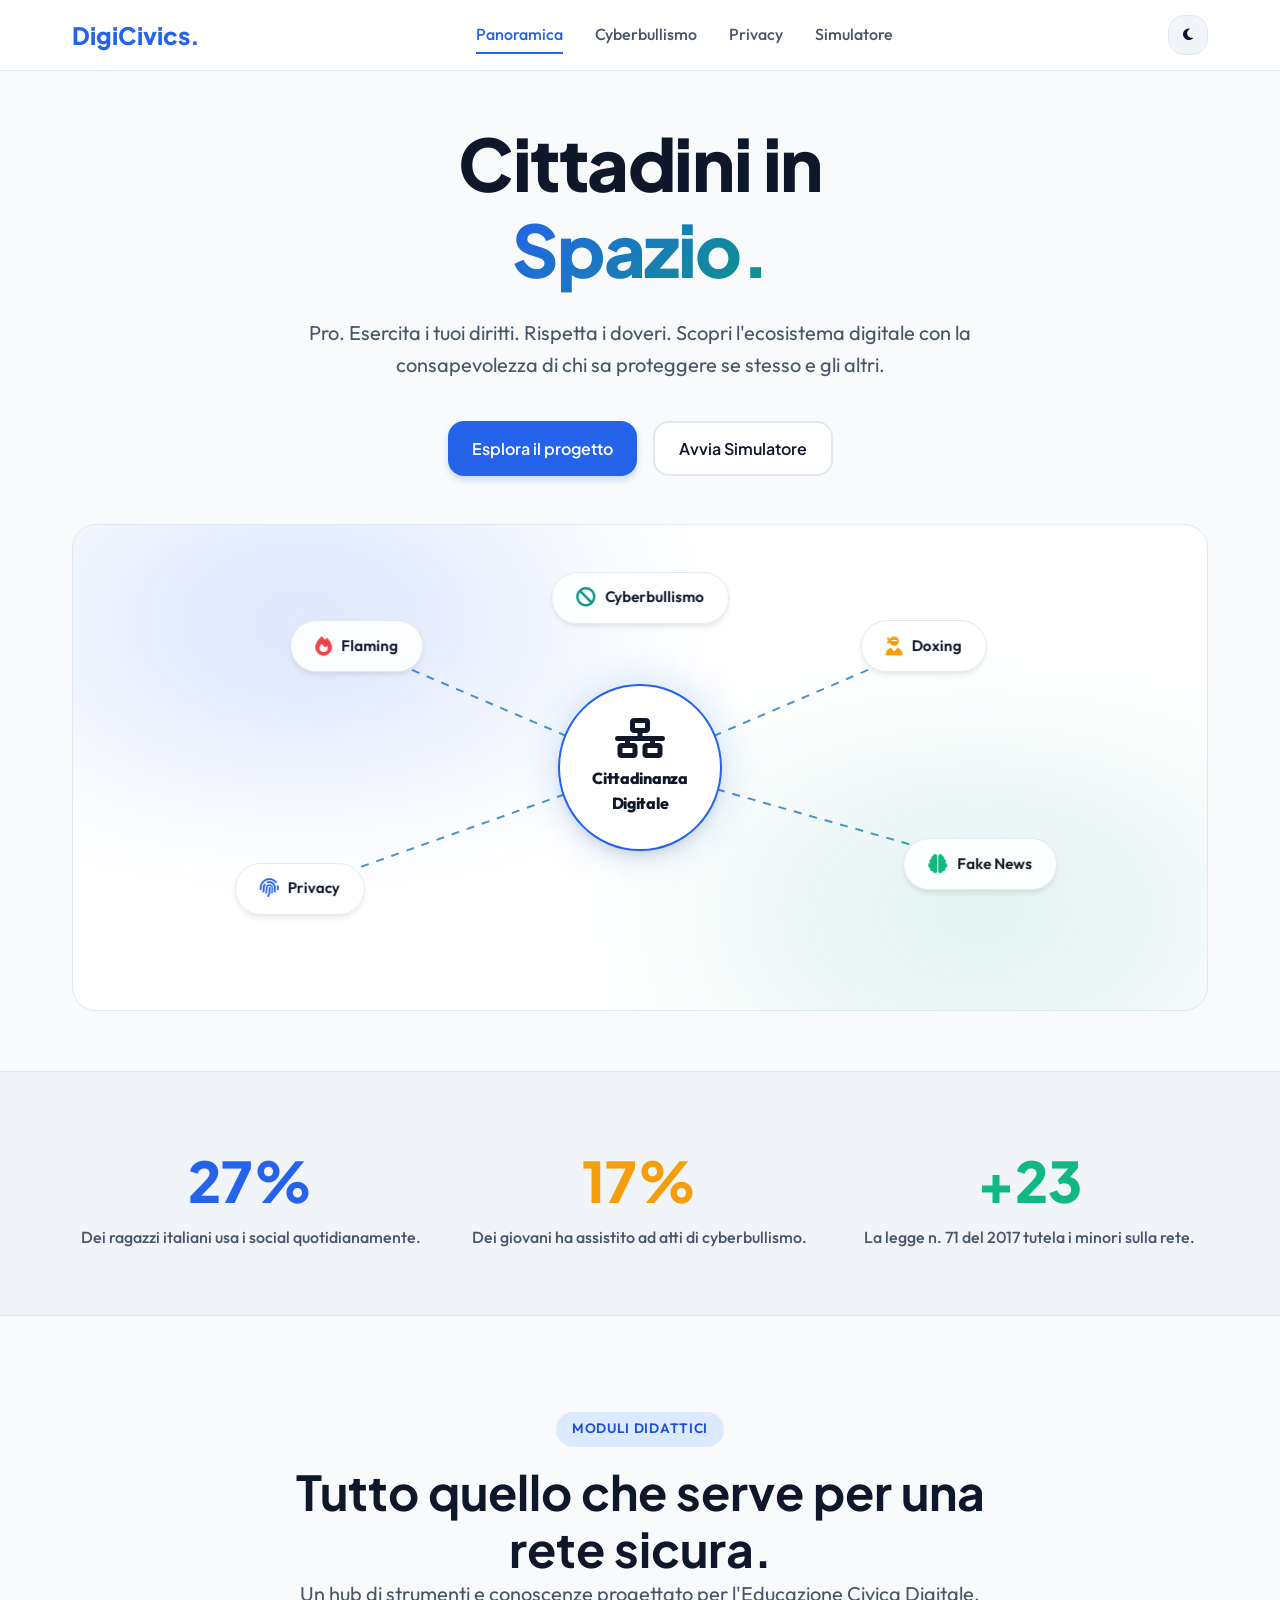
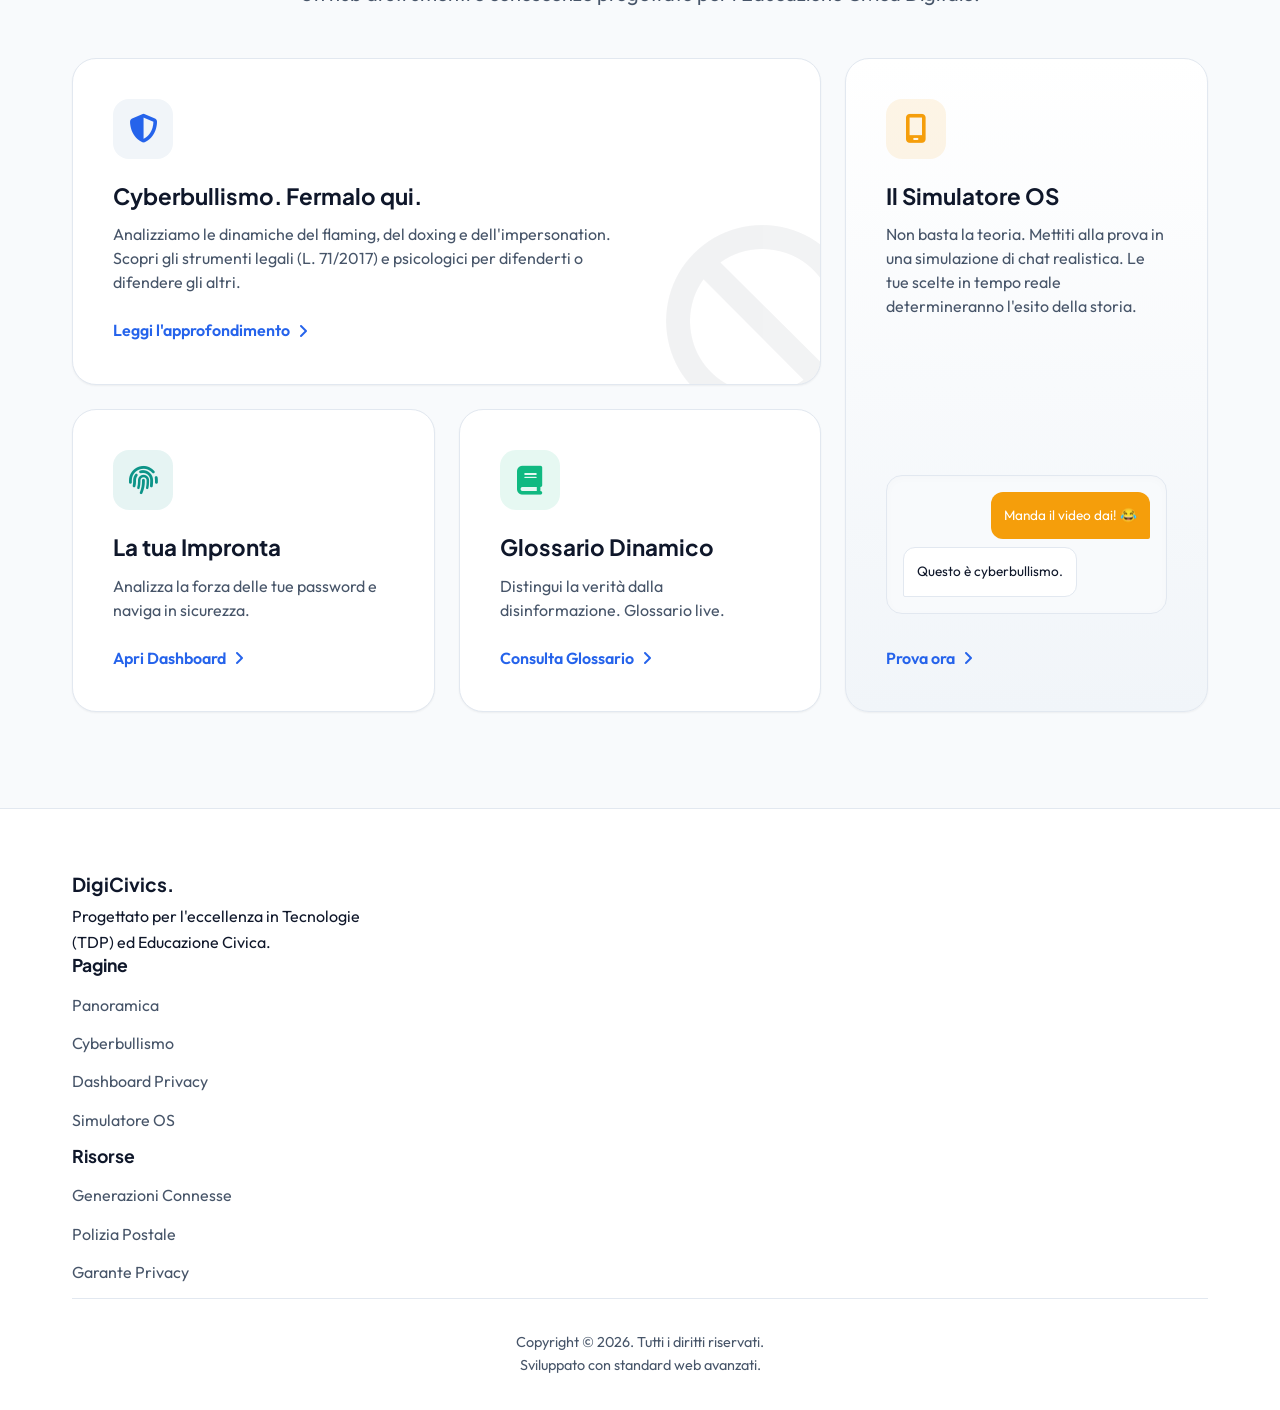
<file: index.html>
<!DOCTYPE html>
<html lang="it">
<head>
    <meta charset="UTF-8">
    <meta name="viewport" content="width=device-width, initial-scale=1.0">
    <title>DigiCivics | Intelligenza Digitale</title>
    <link rel="stylesheet" href="css/style.css">
    <link rel="stylesheet" href="https://cdnjs.cloudflare.com/ajax/libs/font-awesome/6.4.0/css/all.min.css">
</head>
<body>

    <nav class="navbar" id="navbar">
        <div class="container nav-container">
            <a href="index.html" class="logo">DigiCivics.</a>
            
            <ul class="nav-menu hidden-mobile" id="nav-menu">
                <li><a href="index.html" class="nav-link active">Panoramica</a></li>
                <li><a href="cyberbullismo.html" class="nav-link">Cyberbullismo</a></li>
                <li><a href="tools.html" class="nav-link">Privacy</a></li>
                <li><a href="simulator.html" class="nav-link">Simulatore</a></li>
            </ul>

            <div style="display: flex; align-items: center; gap: 1rem;">
                <button class="theme-toggle" id="theme-toggle" aria-label="Cambia tema">
                    <i class="fa-solid fa-moon"></i>
                </button>
                <button class="hamburger" id="hamburger" aria-label="Menu" style="display: none; background: none; border: none; color: var(--text-main); font-size: 1.5rem; cursor: pointer;">
                    <i class="fa-solid fa-bars"></i>
                </button>
            </div>
        </div>
    </nav>

    <main>
        <!-- HERO SECTION -->
        <section class="hero">
            <div class="hero-bg"></div>
            
            <div class="container hero-content">
                <h1 class="title-hero reveal">Cittadini in <br><span class="text-gradient" id="typewriter">Rete.</span></h1>
                <p class="subtitle reveal delay-1" style="margin-top: 1.5rem; max-width: 700px; margin-inline: auto;">
                    Pro. Esercita i tuoi diritti. Rispetta i doveri. Scopri l'ecosistema digitale con la consapevolezza di chi sa proteggere se stesso e gli altri.
                </p>
                
                <div class="reveal delay-2" style="margin-top: 2.5rem; display: flex; gap: 1rem; justify-content: center;">
                    <a href="#bento" class="btn btn-primary">Esplora il progetto</a>
                    <a href="simulator.html" class="btn btn-outline">Avvia Simulatore</a>
                </div>
            </div>
            
            <!-- Hero Graphic Abstract (Mind Map) -->
            <div class="container hero-media reveal delay-3">
                <style>
                    .anim-line {
                        stroke-dasharray: 8, 8;
                        animation: marchingAnts 30s linear infinite;
                    }
                    @keyframes marchingAnts {
                        to { stroke-dashoffset: -1000; }
                    }
                    .map-node {
                        position: absolute;
                        z-index: 2;
                        background: var(--glass-bg);
                        backdrop-filter: blur(12px);
                        -webkit-backdrop-filter: blur(12px);
                        padding: 0.8rem 1.5rem;
                        border-radius: var(--radius-full);
                        border: 1px solid var(--border-color);
                        box-shadow: var(--shadow-md);
                        display: flex;
                        align-items: center;
                        gap: 0.6rem;
                        transition: transform 0.3s cubic-bezier(0.165, 0.84, 0.44, 1), box-shadow 0.3s;
                        cursor: default;
                    }
                    .map-node:hover {
                        transform: translate(-50%, -50%) scale(1.1) !important;
                        box-shadow: var(--shadow-lg);
                        border-color: var(--primary);
                    }
                    /* Custom positioning for nodes via inline styles, but keeping transform to center them */
                </style>
                <div style="aspect-ratio: 21/9; background: var(--bg-surface); border-radius: var(--radius-lg); display: flex; align-items: center; justify-content: center; overflow: hidden; position: relative; border: 1px solid var(--border-color);">
                    <!-- Apple-like abstract gradients -->
                    <div style="position: absolute; width: 60%; height: 60%; background: radial-gradient(circle, var(--primary), transparent); filter: blur(80px); opacity: 0.2; top: -10%; left: -10%;"></div>
                    <div style="position: absolute; width: 60%; height: 60%; background: radial-gradient(circle, var(--secondary), transparent); filter: blur(80px); opacity: 0.15; bottom: -10%; right: -10%;"></div>
                    
                    <!-- SVG Lines connecting nodes -->
                    <svg style="position: absolute; top: 0; left: 0; width: 100%; height: 100%; z-index: 1; pointer-events: none;">
                        <defs>
                            <linearGradient id="grad1" x1="0%" y1="0%" x2="100%" y2="100%">
                                <stop offset="0%" style="stop-color:var(--primary);stop-opacity:0.8" />
                                <stop offset="100%" style="stop-color:var(--secondary);stop-opacity:0.8" />
                            </linearGradient>
                        </defs>
                        <!-- Lines drawn from Center (50,50) to the nodes -->
                        <line x1="50%" y1="50%" x2="25%" y2="25%" stroke="url(#grad1)" stroke-width="2" class="anim-line"/>
                        <line x1="50%" y1="50%" x2="75%" y2="25%" stroke="url(#grad1)" stroke-width="2" class="anim-line"/>
                        <line x1="50%" y1="50%" x2="80%" y2="70%" stroke="url(#grad1)" stroke-width="2" class="anim-line"/>
                        <line x1="50%" y1="50%" x2="20%" y2="75%" stroke="url(#grad1)" stroke-width="2" class="anim-line"/>
                        <line x1="50%" y1="50%" x2="50%" y2="15%" stroke="url(#grad1)" stroke-width="2" class="anim-line"/>
                    </svg>

                    <!-- Center Node -->
                    <div style="position: absolute; z-index: 3; display: flex; flex-direction: column; align-items: center; justify-content: center; background: var(--bg-surface); padding: 2rem; border-radius: 50%; box-shadow: var(--shadow-lg), 0 0 40px rgba(0,113,227,0.2); border: 2px solid var(--primary); animation: pulseGlow 4s infinite alternate; text-align: center;">
                        <i class="fa-solid fa-network-wired" style="font-size: 2.5rem; color: var(--text-main); margin-bottom: 0.5rem;"></i>
                        <span style="font-weight: 800; font-size: 1rem; color: var(--text-main); letter-spacing: -0.02em;">Cittadinanza<br>Digitale</span>
                    </div>

                    <!-- Surrounding Nodes -->
                    <div class="map-node" style="top: 25%; left: 25%; transform: translate(-50%, -50%);">
                        <i class="fa-solid fa-fire" style="color: var(--danger); font-size: 1.2rem;"></i> <span style="font-weight: 600; font-size: 0.95rem; color: var(--text-main);">Flaming</span>
                    </div>

                    <div class="map-node" style="top: 25%; left: 75%; transform: translate(-50%, -50%);">
                        <i class="fa-solid fa-user-ninja" style="color: var(--warning); font-size: 1.2rem;"></i> <span style="font-weight: 600; font-size: 0.95rem; color: var(--text-main);">Doxing</span>
                    </div>

                    <div class="map-node" style="top: 70%; left: 80%; transform: translate(-50%, -50%);">
                        <i class="fa-solid fa-brain" style="color: var(--success); font-size: 1.2rem;"></i> <span style="font-weight: 600; font-size: 0.95rem; color: var(--text-main);">Fake News</span>
                    </div>

                    <div class="map-node" style="top: 75%; left: 20%; transform: translate(-50%, -50%);">
                        <i class="fa-solid fa-fingerprint" style="color: var(--primary); font-size: 1.2rem;"></i> <span style="font-weight: 600; font-size: 0.95rem; color: var(--text-main);">Privacy</span>
                    </div>

                    <div class="map-node" style="top: 15%; left: 50%; transform: translate(-50%, -50%);">
                        <i class="fa-solid fa-ban" style="color: var(--secondary); font-size: 1.2rem;"></i> <span style="font-weight: 600; font-size: 0.95rem; color: var(--text-main);">Cyberbullismo</span>
                    </div>

                </div>
            </div>
        </section>

        <!-- STATS SECTION -->
        <section class="section stats-section" style="background: var(--bg-surface-alt); padding: 4rem 0; border-top: 1px solid var(--border-color); border-bottom: 1px solid var(--border-color);">
            <div class="container">
                <div style="display: grid; grid-template-columns: repeat(auto-fit, minmax(200px, 1fr)); gap: 2rem; text-align: center;">
                    <div class="reveal delay-1">
                        <div style="font-size: 3.5rem; font-weight: 800; color: var(--primary); font-family: var(--font-heading); display: flex; align-items: center; justify-content: center;">
                            <span class="counter" data-target="85">0</span>%
                        </div>
                        <p style="color: var(--text-muted); font-weight: 500;">Dei ragazzi italiani usa i social quotidianamente.</p>
                    </div>
                    <div class="reveal delay-2">
                        <div style="font-size: 3.5rem; font-weight: 800; color: var(--warning); font-family: var(--font-heading); display: flex; align-items: center; justify-content: center;">
                            <span class="counter" data-target="54">0</span>%
                        </div>
                        <p style="color: var(--text-muted); font-weight: 500;">Dei giovani ha assistito ad atti di cyberbullismo.</p>
                    </div>
                    <div class="reveal delay-3">
                        <div style="font-size: 3.5rem; font-weight: 800; color: var(--success); font-family: var(--font-heading); display: flex; align-items: center; justify-content: center;">
                            +<span class="counter" data-target="71">0</span>
                        </div>
                        <p style="color: var(--text-muted); font-weight: 500;">La legge n. 71 del 2017 tutela i minori sulla rete.</p>
                    </div>
                </div>
            </div>
        </section>

        <!-- BENTO GRID SECTION -->
        <section id="bento" class="section">
            <div class="container">
                <div class="section-header reveal">
                    <span class="pill">Moduli Didattici</span>
                    <h2 class="title-xl">Tutto quello che serve per una rete sicura.</h2>
                    <p class="subtitle mt-4">Un hub di strumenti e conoscenze progettato per l'Educazione Civica Digitale.</p>
                </div>

                <div class="bento-grid">
                    
                    <!-- Card 1: Large (Cyberbullismo) -->
                    <div class="bento-card bento-large reveal">
                        <div class="card-icon" style="color: var(--primary);"><i class="fa-solid fa-shield-halved"></i></div>
                        <h3 class="card-title">Cyberbullismo. Fermalo qui.</h3>
                        <p class="card-text" style="max-width: 80%;">Analizziamo le dinamiche del flaming, del doxing e dell'impersonation. Scopri gli strumenti legali (L. 71/2017) e psicologici per difenderti o difendere gli altri.</p>
                        <div class="card-link-wrapper">
                            <a href="cyberbullismo.html" class="card-link">Leggi l'approfondimento <i class="fa-solid fa-angle-right"></i></a>
                        </div>
                        <i class="fa-solid fa-ban card-bg-image"></i>
                    </div>

                    <!-- Card 2: Tall (Simulator) -->
                    <div class="bento-card bento-tall reveal delay-1" style="background: linear-gradient(180deg, var(--bg-surface), var(--bg-surface-alt));">
                        <div class="card-icon" style="color: var(--warning); background: rgba(245, 158, 11, 0.1);"><i class="fa-solid fa-mobile-screen"></i></div>
                        <h3 class="card-title">Il Simulatore OS</h3>
                        <p class="card-text">Non basta la teoria. Mettiti alla prova in una simulazione di chat realistica. Le tue scelte in tempo reale determineranno l'esito della storia.</p>
                        
                        <div style="margin: 2rem 0; flex: 1; background: var(--bg-main); border-radius: var(--radius-md); border: 1px solid var(--border-color); display: flex; flex-direction: column; justify-content: center; padding: 1rem; gap: 0.5rem; box-shadow: inset 0 2px 10px rgba(0,0,0,0.02);">
                            <div style="background: var(--warning); color: white; padding: 0.8rem; border-radius: 12px; border-bottom-right-radius: 2px; align-self: flex-end; font-size: 0.85rem;">Manda il video dai! 😂</div>
                            <div style="background: var(--bg-surface); color: var(--text-main); padding: 0.8rem; border-radius: 12px; border-bottom-left-radius: 2px; align-self: flex-start; font-size: 0.85rem; border: 1px solid var(--border-color);">Questo è cyberbullismo.</div>
                        </div>

                        <div class="card-link-wrapper">
                            <a href="simulator.html" class="card-link">Prova ora <i class="fa-solid fa-angle-right"></i></a>
                        </div>
                    </div>

                    <!-- Card 3: Normal (Privacy) -->
                    <div class="bento-card reveal delay-2">
                        <div class="card-icon" style="color: var(--secondary); background: rgba(13, 148, 136, 0.1);"><i class="fa-solid fa-fingerprint"></i></div>
                        <h3 class="card-title">La tua Impronta</h3>
                        <p class="card-text">Analizza la forza delle tue password e naviga in sicurezza.</p>
                        <div class="card-link-wrapper">
                            <a href="tools.html" class="card-link">Apri Dashboard <i class="fa-solid fa-angle-right"></i></a>
                        </div>
                    </div>

                    <!-- Card 4: Normal (Fake News) -->
                    <div class="bento-card reveal delay-3">
                        <div class="card-icon" style="color: var(--success); background: rgba(16, 185, 129, 0.1);"><i class="fa-solid fa-book"></i></div>
                        <h3 class="card-title">Glossario Dinamico</h3>
                        <p class="card-text">Distingui la verità dalla disinformazione. Glossario live.</p>
                        <div class="card-link-wrapper">
                            <a href="tools.html" class="card-link">Consulta Glossario <i class="fa-solid fa-angle-right"></i></a>
                        </div>
                    </div>

                </div>
            </div>
        </section>
    </main>

    <footer class="footer">
        <div class="container">
            <div class="footer-content">
                <div>
                    <h3 style="font-size: 1.2rem; margin-bottom: 0.5rem;">DigiCivics.</h3>
                    <p style="max-width: 300px;">Progettato per l'eccellenza in Tecnologie (TDP) ed Educazione Civica.</p>
                </div>
                <div class="footer-col">
                    <h4>Pagine</h4>
                    <ul>
                        <li><a href="index.html">Panoramica</a></li>
                        <li><a href="cyberbullismo.html">Cyberbullismo</a></li>
                        <li><a href="tools.html">Dashboard Privacy</a></li>
                        <li><a href="simulator.html">Simulatore OS</a></li>
                    </ul>
                </div>
                <div class="footer-col">
                    <h4>Risorse</h4>
                    <ul>
                        <li><a href="#">Generazioni Connesse</a></li>
                        <li><a href="#">Polizia Postale</a></li>
                        <li><a href="#">Garante Privacy</a></li>
                    </ul>
                </div>
            </div>
            <div class="footer-bottom">
                <p>Copyright © 2026. Tutti i diritti riservati.</p>
                <p>Sviluppato con standard web avanzati.</p>
            </div>
        </div>
    </footer>

    <script src="js/main.js"></script>
    <script src="js/home.js"></script>
</body>
</html>
</file>
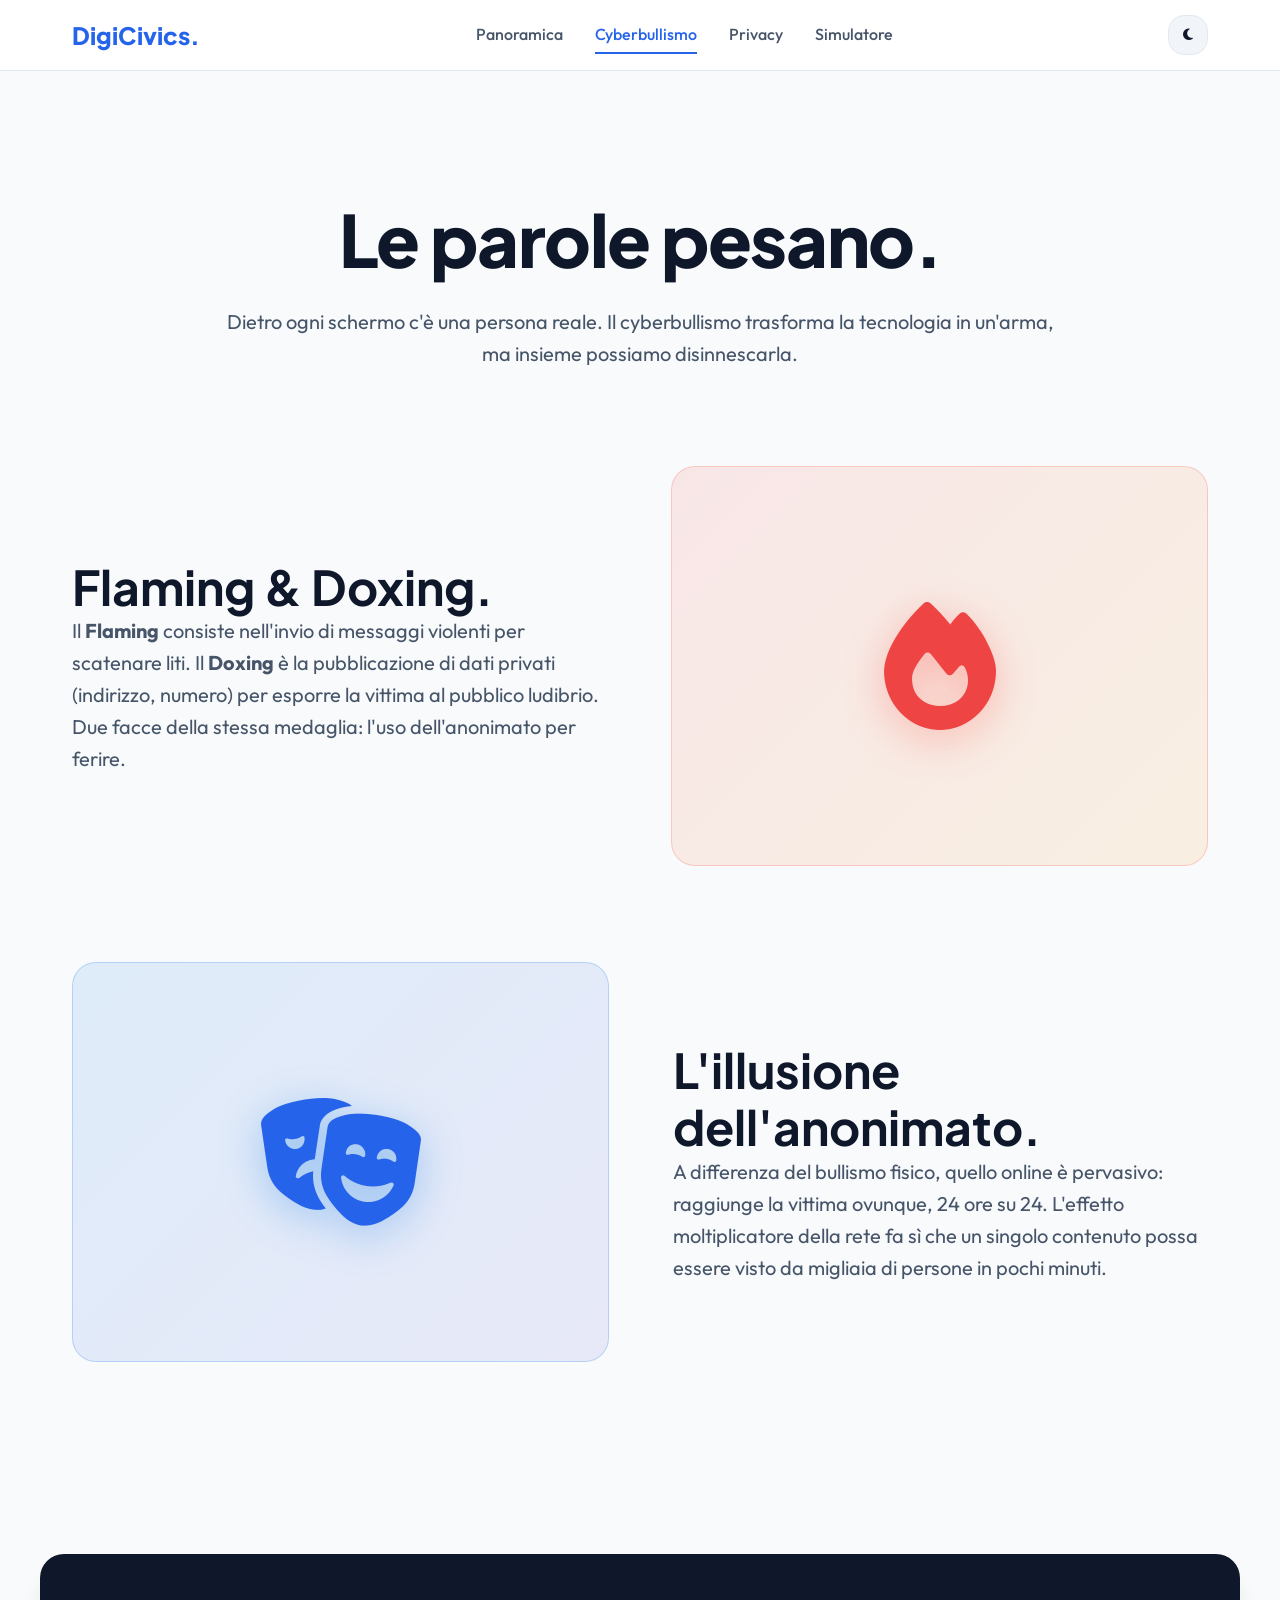
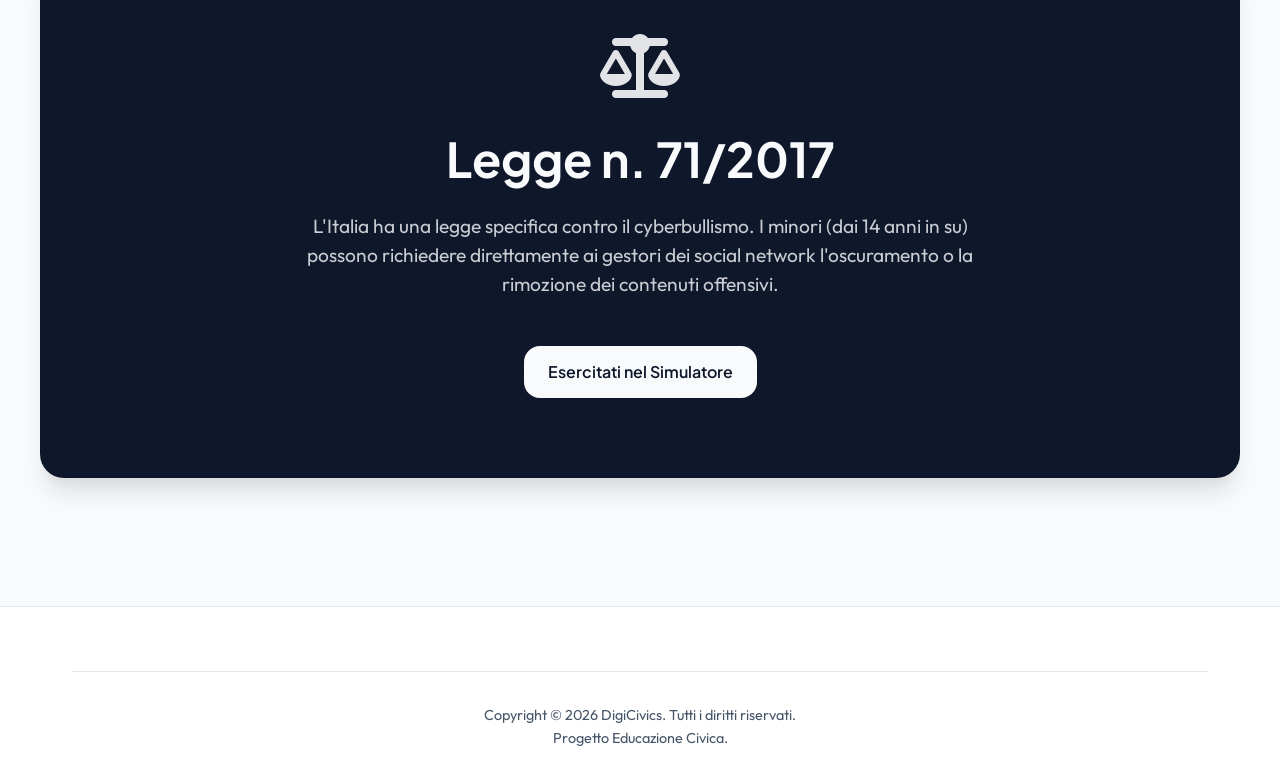
<file: cyberbullismo.html>
<!DOCTYPE html>
<html lang="it">
<head>
    <meta charset="UTF-8">
    <meta name="viewport" content="width=device-width, initial-scale=1.0">
    <title>DigiCivics | Cyberbullismo</title>
    <link rel="stylesheet" href="css/style.css">
    <link rel="stylesheet" href="https://cdnjs.cloudflare.com/ajax/libs/font-awesome/6.4.0/css/all.min.css">
</head>
<body>

    <nav class="navbar" id="navbar">
        <div class="container nav-container">
            <a href="index.html" class="logo">DigiCivics.</a>
            
            <ul class="nav-menu hidden-mobile" id="nav-menu">
                <li><a href="index.html" class="nav-link">Panoramica</a></li>
                <li><a href="cyberbullismo.html" class="nav-link active">Cyberbullismo</a></li>
                <li><a href="tools.html" class="nav-link">Privacy</a></li>
                <li><a href="simulator.html" class="nav-link">Simulatore</a></li>
            </ul>

            <div style="display: flex; align-items: center; gap: 1rem;">
                <button class="theme-toggle" id="theme-toggle" aria-label="Cambia tema">
                    <i class="fa-solid fa-moon"></i>
                </button>
                <button class="hamburger" id="hamburger" aria-label="Menu" style="display: none; background: none; border: none; color: var(--text-main); font-size: 1.5rem; cursor: pointer;">
                    <i class="fa-solid fa-bars"></i>
                </button>
            </div>
        </div>
    </nav>

    <main style="padding-top: 100px;">
        
        <!-- Intro Hero -->
        <section class="section" style="padding-bottom: 4rem;">
            <div class="container" style="text-align: center; max-width: 900px;">
                <h1 class="title-hero reveal">Le parole pesano.</h1>
                <p class="subtitle reveal delay-1" style="margin-top: 1.5rem;">
                    Dietro ogni schermo c'è una persona reale. Il cyberbullismo trasforma la tecnologia in un'arma, ma insieme possiamo disinnescarla.
                </p>
            </div>
        </section>

        <!-- Feature Row 1 (Apple Product style) -->
        <section class="section" style="padding-top: 2rem;">
            <div class="container">
                <div class="feature-row reveal">
                    <div class="feature-text">
                        <h2 class="title-xl">Flaming & Doxing.</h2>
                        <p class="subtitle mt-4">
                            Il <strong>Flaming</strong> consiste nell'invio di messaggi violenti per scatenare liti. Il <strong>Doxing</strong> è la pubblicazione di dati privati (indirizzo, numero) per esporre la vittima al pubblico ludibrio. Due facce della stessa medaglia: l'uso dell'anonimato per ferire.
                        </p>
                    </div>
                    <div class="feature-visual" style="background: linear-gradient(135deg, rgba(255,59,48,0.1), rgba(255,149,0,0.1)); border-color: rgba(255,59,48,0.2);">
                        <i class="fa-solid fa-fire" style="font-size: 8rem; color: var(--danger); filter: drop-shadow(0 10px 20px rgba(255,59,48,0.3));"></i>
                    </div>
                </div>

                <div class="feature-row reverse reveal">
                    <div class="feature-text">
                        <h2 class="title-xl">L'illusione dell'anonimato.</h2>
                        <p class="subtitle mt-4">
                            A differenza del bullismo fisico, quello online è pervasivo: raggiunge la vittima ovunque, 24 ore su 24. L'effetto moltiplicatore della rete fa sì che un singolo contenuto possa essere visto da migliaia di persone in pochi minuti.
                        </p>
                    </div>
                    <div class="feature-visual" style="background: linear-gradient(135deg, rgba(0,113,227,0.1), rgba(88,86,214,0.1)); border-color: rgba(0,113,227,0.2);">
                        <i class="fa-solid fa-masks-theater" style="font-size: 8rem; color: var(--primary); filter: drop-shadow(0 10px 20px rgba(0,113,227,0.3));"></i>
                    </div>
                </div>
            </div>
        </section>

        <!-- Callout Banner -->
        <section class="section" style="padding: 0 2rem 8rem 2rem;">
            <div class="container reveal" style="background: var(--text-main); color: var(--bg-main); border-radius: var(--radius-lg); padding: 5rem 3rem; text-align: center; box-shadow: var(--shadow-float);">
                <i class="fa-solid fa-scale-balanced" style="font-size: 4rem; margin-bottom: 2rem; opacity: 0.9;"></i>
                <h2 class="title-xl" style="color: var(--bg-main);">Legge n. 71/2017</h2>
                <p style="font-size: 1.2rem; max-width: 700px; margin: 1.5rem auto 3rem auto; opacity: 0.8; line-height: 1.5;">
                    L'Italia ha una legge specifica contro il cyberbullismo. I minori (dai 14 anni in su) possono richiedere direttamente ai gestori dei social network l'oscuramento o la rimozione dei contenuti offensivi.
                </p>
                <a href="simulator.html" class="btn" style="background: var(--bg-main); color: var(--text-main);">
                    Esercitati nel Simulatore
                </a>
            </div>
        </section>

    </main>

    <footer class="footer">
        <div class="container">
            <div class="footer-bottom">
                <p>Copyright © 2026 DigiCivics. Tutti i diritti riservati.</p>
                <p>Progetto Educazione Civica.</p>
            </div>
        </div>
    </footer>

    <script src="js/main.js"></script>
</body>
</html>
</file>
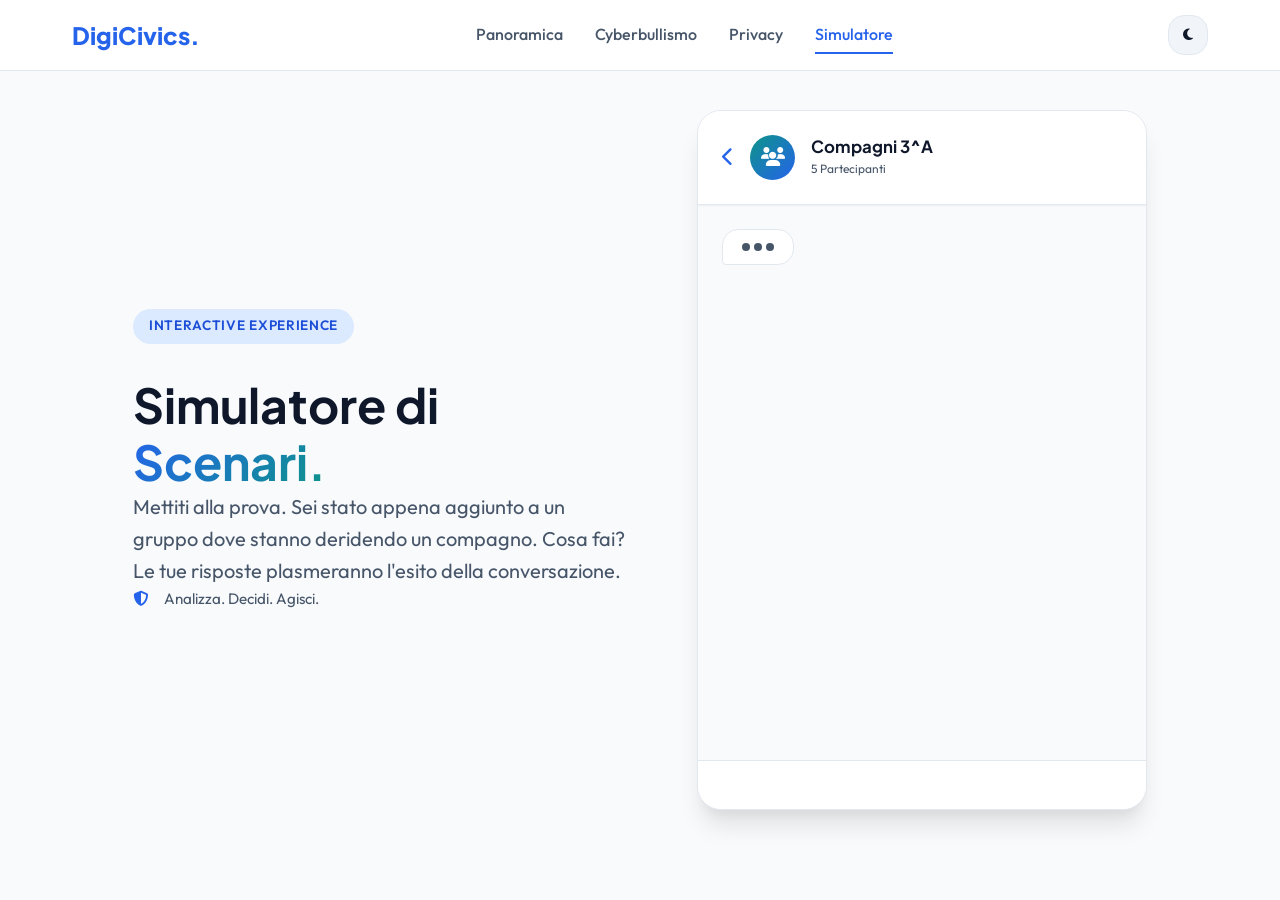
<file: simulator.html>
<!DOCTYPE html>
<html lang="it">
<head>
    <meta charset="UTF-8">
    <meta name="viewport" content="width=device-width, initial-scale=1.0">
    <title>DigiCivics | Simulatore OS</title>
    <link rel="stylesheet" href="css/style.css">
    <link rel="stylesheet" href="https://cdnjs.cloudflare.com/ajax/libs/font-awesome/6.4.0/css/all.min.css">
    <style>
        /* Modern Chat Simulator Styles */
        .simulator-container {
            display: flex;
            align-items: center;
            justify-content: center;
            gap: 4rem;
            min-height: calc(100vh - 180px);
        }

        .chat-frame {
            width: 100%;
            max-width: 450px;
            height: 700px;
            background: var(--bg-surface);
            border-radius: var(--radius-lg);
            box-shadow: var(--shadow-float);
            border: 1px solid var(--border-color);
            position: relative;
            overflow: hidden;
            display: flex;
            flex-direction: column;
        }

        .chat-header {
            background: var(--bg-surface);
            padding: 1.5rem;
            border-bottom: 1px solid var(--border-color);
            display: flex;
            align-items: center;
            gap: 1rem;
            z-index: 50;
            box-shadow: var(--shadow-sm);
        }

        .group-avatar {
            width: 45px;
            height: 45px;
            background: linear-gradient(135deg, var(--secondary), var(--primary));
            border-radius: 50%;
            display: flex;
            align-items: center;
            justify-content: center;
            color: white;
            font-size: 1.2rem;
        }

        .chat-view {
            flex: 1;
            padding: 1.5rem;
            overflow-y: auto;
            display: flex;
            flex-direction: column;
            gap: 1rem;
            background: var(--bg-main);
        }

        .imessage {
            max-width: 80%;
            padding: 0.8rem 1.2rem;
            border-radius: var(--radius-md);
            font-size: 0.95rem;
            line-height: 1.4;
            animation: popIn 0.3s cubic-bezier(0.175, 0.885, 0.32, 1.275) forwards;
            opacity: 0;
            transform: scale(0.9);
            transform-origin: bottom;
        }

        @keyframes popIn {
            to { opacity: 1; transform: scale(1); }
        }

        .msg-received {
            align-self: flex-start;
            background: var(--bg-surface);
            color: var(--text-main);
            border: 1px solid var(--border-color);
            border-bottom-left-radius: 4px;
        }

        .msg-sent {
            align-self: flex-end;
            background: var(--primary);
            color: white;
            border-bottom-right-radius: 4px;
            box-shadow: 0 4px 6px rgba(37, 99, 235, 0.2);
        }

        .chat-controls {
            padding: 1.5rem;
            background: var(--bg-surface);
            border-top: 1px solid var(--border-color);
            display: flex;
            flex-direction: column;
            gap: 0.8rem;
        }

        .imessage-btn {
            background: var(--bg-main);
            border: 1px solid var(--border-color);
            color: var(--text-main);
            padding: 1rem;
            border-radius: var(--radius-sm);
            font-size: 0.95rem;
            font-weight: 500;
            cursor: pointer;
            transition: all 0.2s;
            text-align: left;
        }

        .imessage-btn:hover {
            background: var(--primary-light);
            border-color: var(--primary);
            color: var(--primary-dark);
        }

        /* Typing Indicator */
        .typing-bubble {
            background: var(--bg-surface);
            border: 1px solid var(--border-color);
            padding: 0.8rem 1.2rem;
            border-radius: var(--radius-md);
            align-self: flex-start;
            display: flex;
            gap: 4px;
            align-items: center;
            border-bottom-left-radius: 4px;
        }

        .typing-bubble span {
            width: 8px;
            height: 8px;
            background: var(--text-muted);
            border-radius: 50%;
            animation: iMsgBounce 1.4s infinite ease-in-out;
        }
        .typing-bubble span:nth-child(1) { animation-delay: -0.32s; }
        .typing-bubble span:nth-child(2) { animation-delay: -0.16s; }

        @keyframes iMsgBounce {
            0%, 80%, 100% { transform: scale(0.6); opacity: 0.6; }
            40% { transform: scale(1); opacity: 1; }
        }

        @media (max-width: 900px) {
            .simulator-container { flex-direction: column; gap: 3rem; margin-top: 2rem; }
            .info-panel { text-align: center; }
        }
    </style>
</head>
<body>

    <nav class="navbar" id="navbar">
        <div class="container nav-container">
            <a href="index.html" class="logo">DigiCivics.</a>
            <ul class="nav-menu hidden-mobile" id="nav-menu">
                <li><a href="index.html" class="nav-link">Panoramica</a></li>
                <li><a href="cyberbullismo.html" class="nav-link">Cyberbullismo</a></li>
                <li><a href="tools.html" class="nav-link">Privacy</a></li>
                <li><a href="simulator.html" class="nav-link active">Simulatore</a></li>
            </ul>

            <div style="display: flex; align-items: center; gap: 1rem;">
                <button class="theme-toggle" id="theme-toggle" aria-label="Cambia tema">
                    <i class="fa-solid fa-moon"></i>
                </button>
                <button class="hamburger" id="hamburger" aria-label="Menu" style="display: none; background: none; border: none; color: var(--text-main); font-size: 1.5rem; cursor: pointer;">
                    <i class="fa-solid fa-bars"></i>
                </button>
            </div>
        </div>
    </nav>

    <main style="padding-top: 100px; padding-bottom: 4rem;">
        <div class="container simulator-container">
            
            <!-- Left Info Panel -->
            <div class="info-panel reveal" style="flex: 1; max-width: 500px;">
                <span class="pill">Interactive Experience</span>
                <h1 class="title-xl" style="margin-top: 1rem;">Simulatore di <br><span class="text-gradient">Scenari.</span></h1>
                <p class="subtitle mt-4 mb-4">
                    Mettiti alla prova. Sei stato appena aggiunto a un gruppo dove stanno deridendo un compagno.
                    Cosa fai? Le tue risposte plasmeranno l'esito della conversazione.
                </p>
                <div style="display: flex; gap: 1rem; align-items: center; color: var(--text-muted); font-size: 0.95rem;">
                    <i class="fa-solid fa-shield-halved" style="color: var(--primary);"></i>
                    <span>Analizza. Decidi. Agisci.</span>
                </div>
            </div>

            <!-- Right App Mockup -->
            <div class="chat-frame reveal delay-2">
                
                <div class="chat-header">
                    <i class="fa-solid fa-chevron-left" style="color: var(--primary); font-size: 1.2rem; cursor: pointer;"></i>
                    <div class="group-avatar"><i class="fa-solid fa-users"></i></div>
                    <div>
                        <h3 style="font-size: 1.05rem; margin-bottom: 2px;">Compagni 3^A</h3>
                        <p style="font-size: 0.75rem; color: var(--text-muted); margin: 0;">5 Partecipanti</p>
                    </div>
                </div>

                <div class="chat-view" id="chat-area">
                    <!-- Messaggi inseriti tramite JS -->
                    <div class="typing-bubble" id="typing-indicator" style="display: none;">
                        <span></span><span></span><span></span>
                    </div>
                </div>

                <div class="chat-controls" id="controls-area">
                    <!-- Bottoni di scelta inseriti tramite JS -->
                </div>
            </div>

        </div>
    </main>

    <script src="js/main.js"></script>
    <script src="js/simulator.js"></script>
</body>
</html>
</file>
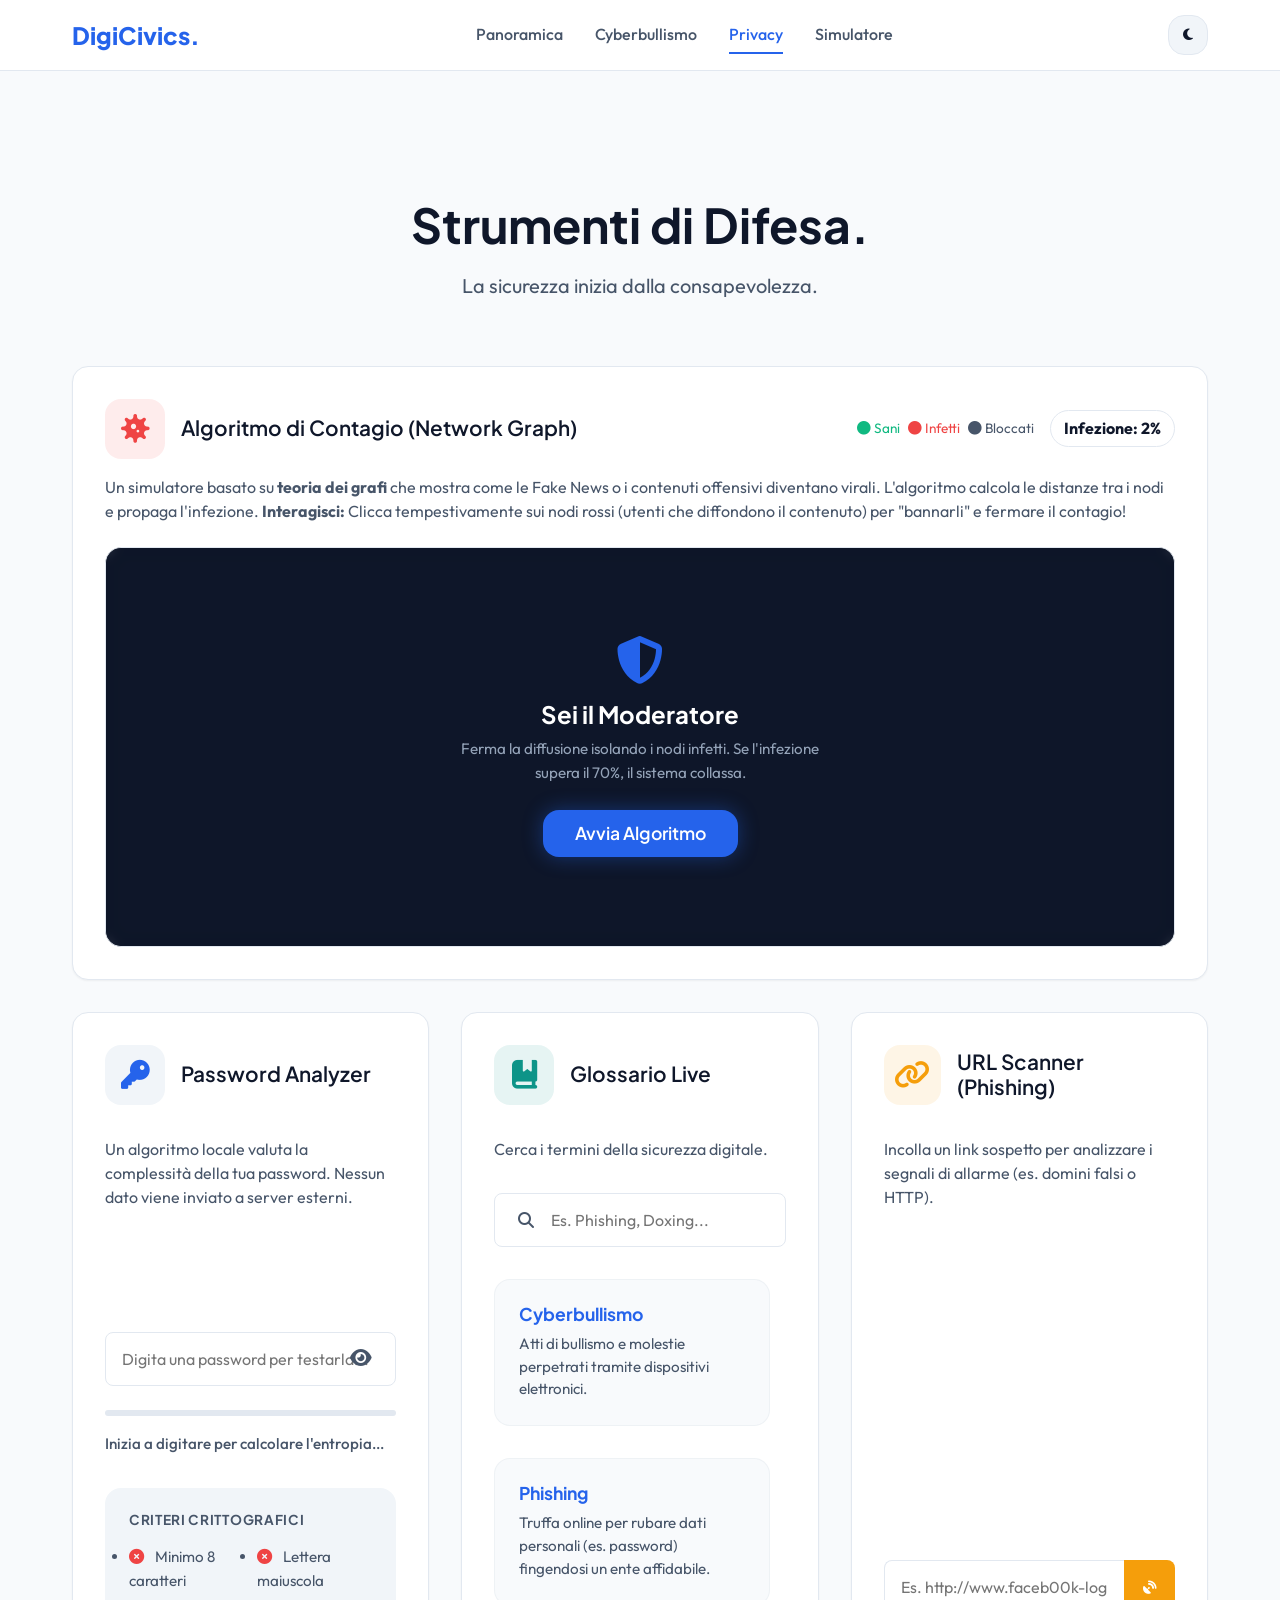
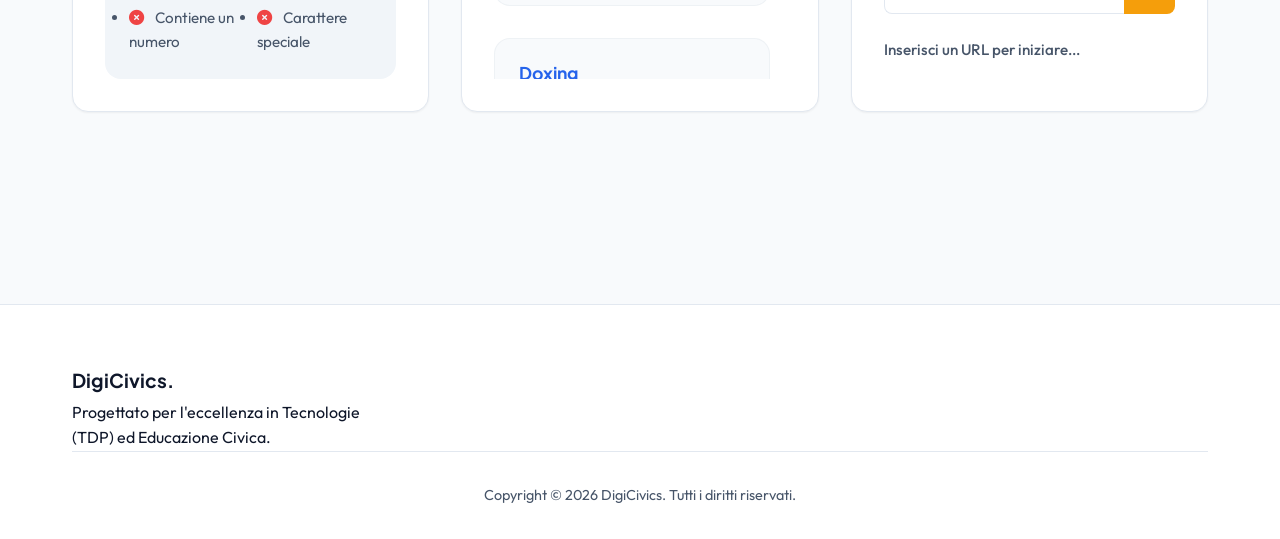
<file: tools.html>
<!DOCTYPE html>
<html lang="it">
<head>
    <meta charset="UTF-8">
    <meta name="viewport" content="width=device-width, initial-scale=1.0">
    <title>DigiCivics | Strumenti Privacy</title>
    <link rel="stylesheet" href="css/style.css">
    <link rel="stylesheet" href="https://cdnjs.cloudflare.com/ajax/libs/font-awesome/6.4.0/css/all.min.css">
</head>
<body>

    <nav class="navbar" id="navbar">
        <div class="container nav-container">
            <a href="index.html" class="logo">DigiCivics.</a>
            
            <ul class="nav-menu hidden-mobile" id="nav-menu">
                <li><a href="index.html" class="nav-link">Panoramica</a></li>
                <li><a href="cyberbullismo.html" class="nav-link">Cyberbullismo</a></li>
                <li><a href="tools.html" class="nav-link active">Privacy</a></li>
                <li><a href="simulator.html" class="nav-link">Simulatore</a></li>
            </ul>

            <div style="display: flex; align-items: center; gap: 1rem;">
                <button class="theme-toggle" id="theme-toggle" aria-label="Cambia tema">
                    <i class="fa-solid fa-moon"></i>
                </button>
                <button class="hamburger" id="hamburger" aria-label="Menu" style="display: none; background: none; border: none; color: var(--text-main); font-size: 1.5rem; cursor: pointer;">
                    <i class="fa-solid fa-bars"></i>
                </button>
            </div>
        </div>
    </nav>

    <main style="padding-top: 100px; padding-bottom: 6rem;">
        
        <section class="section" style="padding-bottom: 2rem;">
            <div class="container" style="text-align: center;">
                <h1 class="title-xl reveal">Strumenti di Difesa.</h1>
                <p class="subtitle reveal delay-1" style="margin-top: 1rem;">La sicurezza inizia dalla consapevolezza.</p>
            </div>
        </section>

        <section class="section" style="padding-top: 2rem;">
            <div class="container">
                <div class="card-grid">

                    <!-- Tool 1: Social Network Virality Simulator -->
                    <div class="card reveal" style="grid-column: 1 / -1;">
                        <div style="display: flex; align-items: center; justify-content: space-between; margin-bottom: 1rem; flex-wrap: wrap; gap: 1rem;">
                            <div style="display: flex; align-items: center; gap: 1rem;">
                                <div class="card-icon" style="margin: 0; color: var(--danger); background: rgba(239, 68, 68, 0.1);"><i class="fa-solid fa-virus"></i></div>
                                <h2 class="title-md" style="margin: 0;">Algoritmo di Contagio (Network Graph)</h2>
                            </div>
                            <div style="display: flex; align-items: center; gap: 1rem;">
                                <div style="font-size: 0.85rem; display: flex; gap: 0.5rem; flex-wrap: wrap;">
                                    <span style="color: var(--success);"><i class="fa-solid fa-circle"></i> Sani</span>
                                    <span style="color: var(--danger);"><i class="fa-solid fa-circle"></i> Infetti</span>
                                    <span style="color: var(--text-muted);"><i class="fa-solid fa-circle"></i> Bloccati</span>
                                </div>
                                <div style="font-weight: bold; color: var(--text-main); background: var(--bg-surface); padding: 0.3rem 0.8rem; border-radius: var(--radius-full); border: 1px solid var(--border-color);" id="network-score">Infezione: 0%</div>
                            </div>
                        </div>
                        <p class="card-text mb-4">Un simulatore basato su <strong>teoria dei grafi</strong> che mostra come le Fake News o i contenuti offensivi diventano virali. L'algoritmo calcola le distanze tra i nodi e propaga l'infezione. <strong>Interagisci:</strong> Clicca tempestivamente sui nodi rossi (utenti che diffondono il contenuto) per "bannarli" e fermare il contagio!</p>
                        
                        <div style="position: relative; width: 100%; height: 400px; background: #0f172a; border-radius: var(--radius-md); overflow: hidden; border: 1px solid var(--border-color); box-shadow: inset 0 0 20px rgba(0,0,0,0.5);">
                            <canvas id="network-canvas" style="display: block; width: 100%; height: 100%; cursor: crosshair;"></canvas>
                            
                            <div id="network-overlay" style="position: absolute; inset: 0; background: rgba(15, 23, 42, 0.85); backdrop-filter: blur(4px); display: flex; flex-direction: column; align-items: center; justify-content: center; z-index: 10; transition: opacity 0.3s;">
                                <i class="fa-solid fa-shield-halved" style="font-size: 3rem; color: var(--primary); margin-bottom: 1rem;"></i>
                                <h3 style="color: white; margin-bottom: 0.5rem; font-size: 1.5rem; text-align: center;">Sei il Moderatore</h3>
                                <p style="color: #94a3b8; margin-bottom: 1.5rem; max-width: 400px; text-align: center; font-size: 0.95rem; padding: 0 1rem;">Ferma la diffusione isolando i nodi infetti. Se l'infezione supera il 70%, il sistema collassa.</p>
                                <button id="start-network" class="btn btn-primary" style="padding: 0.8rem 2rem; font-size: 1.1rem; box-shadow: 0 0 20px rgba(37,99,235,0.4);">Avvia Algoritmo</button>
                            </div>

                            <div id="network-gameover" style="position: absolute; inset: 0; background: rgba(239, 68, 68, 0.9); backdrop-filter: blur(4px); display: none; flex-direction: column; align-items: center; justify-content: center; z-index: 10;">
                                <h3 style="color: white; margin-bottom: 0.5rem; font-size: 2rem; text-align: center;">Sistema Compromesso</h3>
                                <p style="color: white; margin-bottom: 1.5rem; text-align: center; padding: 0 1rem;">Il contenuto virale ha raggiunto la massa critica.</p>
                                <button id="restart-network-fail" class="btn" style="background: white; color: var(--danger);">Riprova</button>
                            </div>

                            <div id="network-victory" style="position: absolute; inset: 0; background: rgba(16, 185, 129, 0.9); backdrop-filter: blur(4px); display: none; flex-direction: column; align-items: center; justify-content: center; z-index: 10;">
                                <h3 style="color: white; margin-bottom: 0.5rem; font-size: 2rem; text-align: center;">Contagio Fermato!</h3>
                                <p style="color: white; margin-bottom: 1.5rem; text-align: center; padding: 0 1rem;">Hai moderato la rete in tempo.</p>
                                <button id="restart-network-win" class="btn" style="background: white; color: var(--success);">Ottimo lavoro</button>
                            </div>
                        </div>
                    </div>
                    
                    <!-- Tool 2: Password Analyzer -->
                    <div class="card reveal delay-1">
                        <div style="display: flex; align-items: center; gap: 1rem; margin-bottom: 2rem;">
                            <div class="card-icon" style="margin: 0;"><i class="fa-solid fa-key"></i></div>
                            <h2 class="title-md" style="margin: 0;">Password Analyzer</h2>
                        </div>
                        <p class="card-text mb-4" style="margin-bottom: 2rem;">Un algoritmo locale valuta la complessità della tua password. Nessun dato viene inviato a server esterni.</p>
                        
                        <div style="position: relative; margin-bottom: 1.5rem;">
                            <input type="password" id="pwd-input" placeholder="Digita una password per testarla...">
                            <button id="toggle-pwd" style="position: absolute; right: 1.5rem; top: 50%; transform: translateY(-50%); background: none; border: none; color: var(--text-muted); cursor: pointer; font-size: 1.2rem;">
                                <i class="fa-solid fa-eye"></i>
                            </button>
                        </div>

                        <!-- Progress Bar -->
                        <div style="height: 6px; background: var(--border-color); border-radius: var(--radius-full); margin-bottom: 1rem; overflow: hidden;">
                            <div id="pwd-fill" style="height: 100%; width: 0%; transition: width 0.4s cubic-bezier(0.25, 0.1, 0.25, 1), background-color 0.4s;"></div>
                        </div>
                        
                        <div id="pwd-feedback" style="font-weight: 500; font-size: 0.95rem; margin-bottom: 2rem; color: var(--text-muted);">Inizia a digitare per calcolare l'entropia...</div>

                        <div style="background: var(--bg-surface-alt); padding: 1.5rem; border-radius: var(--radius-md);">
                            <h4 style="font-size: 0.85rem; color: var(--text-muted); text-transform: uppercase; letter-spacing: 0.05em; margin-bottom: 1rem;">Criteri Crittografici</h4>
                            <ul style="display: grid; grid-template-columns: 1fr 1fr; gap: 0.8rem; font-size: 0.95rem;">
                                <li id="req-length" style="color: var(--text-muted);"><i class="fa-solid fa-circle-xmark" style="color: var(--danger); margin-right: 0.5rem;"></i> Minimo 8 caratteri</li>
                                <li id="req-upper" style="color: var(--text-muted);"><i class="fa-solid fa-circle-xmark" style="color: var(--danger); margin-right: 0.5rem;"></i> Lettera maiuscola</li>
                                <li id="req-number" style="color: var(--text-muted);"><i class="fa-solid fa-circle-xmark" style="color: var(--danger); margin-right: 0.5rem;"></i> Contiene un numero</li>
                                <li id="req-special" style="color: var(--text-muted);"><i class="fa-solid fa-circle-xmark" style="color: var(--danger); margin-right: 0.5rem;"></i> Carattere speciale</li>
                            </ul>
                        </div>
                    </div>

                    <!-- Tool 3: Glossary -->
                    <div class="card reveal delay-2">
                        <div style="display: flex; align-items: center; gap: 1rem; margin-bottom: 2rem;">
                            <div class="card-icon" style="margin: 0; color: var(--secondary); background: rgba(13, 148, 136, 0.1);"><i class="fa-solid fa-book-bookmark"></i></div>
                            <h2 class="title-md" style="margin: 0;">Glossario Live</h2>
                        </div>
                        <p class="card-text" style="margin-bottom: 2rem;">Cerca i termini della sicurezza digitale.</p>
                        
                        <div style="position: relative; margin-bottom: 2rem;">
                            <i class="fa-solid fa-magnifying-glass" style="position: absolute; left: 1.5rem; top: 50%; transform: translateY(-50%); color: var(--text-muted);"></i>
                            <input type="text" id="glossary-search" placeholder="Es. Phishing, Doxing..." style="padding-left: 3.5rem;">
                        </div>

                        <div id="glossary-list" style="overflow-y: auto; max-height: 400px; padding-right: 1rem; display: flex; flex-direction: column; gap: 1rem;">
                            <!-- JS Inject -->
                        </div>
                    </div>

                    <!-- Tool 4: Phishing Scanner -->
                    <div class="card reveal delay-3">
                        <div style="display: flex; align-items: center; gap: 1rem; margin-bottom: 2rem;">
                            <div class="card-icon" style="margin: 0; color: var(--warning); background: rgba(245, 158, 11, 0.1);"><i class="fa-solid fa-link"></i></div>
                            <h2 class="title-md" style="margin: 0;">URL Scanner (Phishing)</h2>
                        </div>
                        <p class="card-text" style="margin-bottom: 2rem;">Incolla un link sospetto per analizzare i segnali di allarme (es. domini falsi o HTTP).</p>
                        
                        <div style="position: relative; margin-bottom: 1.5rem; display: flex;">
                            <input type="text" id="url-input" placeholder="Es. http://www.faceb00k-login.com" style="flex: 1; border-radius: var(--radius-sm) 0 0 var(--radius-sm); border-right: none;">
                            <button id="url-scan-btn" style="background: var(--warning); color: white; border: none; border-radius: 0 var(--radius-sm) var(--radius-sm) 0; padding: 0 1.2rem; cursor: pointer; transition: opacity 0.2s;"><i class="fa-solid fa-satellite-dish"></i></button>
                        </div>
                        
                        <div id="url-feedback" style="font-weight: 500; font-size: 0.95rem; margin-bottom: 1rem; color: var(--text-muted);">Inserisci un URL per iniziare...</div>

                        <div id="url-results" style="display: flex; flex-direction: column; gap: 0.6rem;">
                            <!-- JS Inject -->
                        </div>
                    </div>

                </div>
            </div>
        </section>

    </main>

    <footer class="footer">
        <div class="container">
            <div class="footer-content">
                <div>
                    <h3 style="font-size: 1.2rem; margin-bottom: 0.5rem;">DigiCivics.</h3>
                    <p style="max-width: 300px;">Progettato per l'eccellenza in Tecnologie (TDP) ed Educazione Civica.</p>
                </div>
            </div>
            <div class="footer-bottom">
                <p>Copyright © 2026 DigiCivics. Tutti i diritti riservati.</p>
            </div>
        </div>
    </footer>

    <script src="js/main.js"></script>
    <script src="js/tools.js"></script>
    <script src="js/network.js"></script>
</body>
</html>
</file>
<file: css/style.css>
@import url('https://fonts.googleapis.com/css2?family=Outfit:wght@300;400;500;600;700&family=Plus+Jakarta+Sans:wght@500;600;700;800&display=swap');

:root {
    /* Color Palette - Educativa, Istituzionale ma Moderna */
    --primary: #2563eb;       
    --primary-dark: #1d4ed8;
    --primary-light: #dbeafe;
    
    --secondary: #0d9488;     
    --accent: #f59e0b;        
    
    --bg-main: #f8fafc;       
    --bg-surface: #ffffff;    
    --bg-surface-alt: #f1f5f9;
    
    --text-main: #0f172a;
    --text-muted: #475569;
    --text-light: #94a3b8;
    
    --danger: #ef4444;
    --success: #10b981;
    --warning: #f59e0b;

    --border-color: #e2e8f0;
    --glass-bg: rgba(255, 255, 255, 0.9);
    
    /* Layout & Shadows */
    --container-max: 1200px;
    --radius-sm: 8px;
    --radius-md: 16px;      
    --radius-lg: 24px;
    --radius-full: 9999px;
    
    --shadow-sm: 0 1px 2px rgba(0,0,0,0.05);
    --shadow-md: 0 4px 6px -1px rgba(0,0,0,0.08), 0 2px 4px -1px rgba(0,0,0,0.04);
    --shadow-lg: 0 10px 15px -3px rgba(0,0,0,0.08), 0 4px 6px -2px rgba(0,0,0,0.04);
    --shadow-float: 0 20px 25px -5px rgba(0,0,0,0.1), 0 10px 10px -5px rgba(0,0,0,0.04);

    /* Typography */
    --font-heading: 'Plus Jakarta Sans', sans-serif;
    --font-body: 'Outfit', sans-serif;
}

[data-theme="dark"] {
    --bg-main: #0f172a;       
    --bg-surface: #1e293b;
    --bg-surface-alt: #334155;
    
    --text-main: #f8fafc;
    --text-muted: #cbd5e1;
    --text-light: #64748b;
    
    --primary: #3b82f6;
    --primary-hover: #60a5fa;
    --secondary: #14b8a6;
    
    --border-color: #334155;
    --glass-bg: rgba(30, 41, 59, 0.9);
    
    --shadow-md: 0 4px 6px -1px rgba(0,0,0,0.3);
    --shadow-lg: 0 10px 15px -3px rgba(0,0,0,0.4);
    --shadow-float: 0 20px 25px -5px rgba(0,0,0,0.5);
}

* {
    margin: 0;
    padding: 0;
    box-sizing: border-box;
    -webkit-font-smoothing: antialiased;
}

html {
    scroll-behavior: smooth;
    font-size: 16px;
}

body {
    font-family: var(--font-body);
    background-color: var(--bg-main);
    color: var(--text-main);
    line-height: 1.6;
    overflow-x: hidden;
    transition: background-color 0.3s ease, color 0.3s ease;
}

h1, h2, h3, h4, h5, h6 {
    font-family: var(--font-heading);
    font-weight: 700;
    line-height: 1.2;
    color: var(--text-main);
}

a {
    text-decoration: none;
    color: var(--primary);
    transition: color 0.2s ease;
}

.container {
    max-width: var(--container-max);
    margin: 0 auto;
    padding: 0 2rem;
}

/* ==========================================================================
   Typography Utilities
   ========================================================================== */
.text-gradient {
    background: linear-gradient(135deg, var(--primary), var(--secondary));
    -webkit-background-clip: text;
    -webkit-text-fill-color: transparent;
    background-clip: text;
}

.title-hero { font-size: clamp(2.5rem, 6vw, 4.5rem); font-weight: 800; letter-spacing: -0.02em; }
.title-xl { font-size: clamp(2rem, 4vw, 3rem); font-weight: 700; }
.title-lg { font-size: clamp(1.8rem, 3vw, 2.5rem); margin-bottom: 1rem; }
.title-md { font-size: 1.3rem; margin-bottom: 0.5rem; font-weight: 600; }
.subtitle { font-size: clamp(1.1rem, 2vw, 1.25rem); color: var(--text-muted); font-weight: 400; line-height: 1.6; }

/* ==========================================================================
   Buttons
   ========================================================================== */
.btn {
    display: inline-flex;
    align-items: center;
    justify-content: center;
    padding: 0.8rem 1.5rem;
    font-size: 1rem;
    font-weight: 600;
    font-family: var(--font-heading);
    border-radius: var(--radius-md); 
    border: none;
    cursor: pointer;
    transition: all 0.2s ease;
    gap: 0.5rem;
}

.btn-primary {
    background: var(--primary);
    color: #ffffff;
    box-shadow: 0 4px 6px rgba(37, 99, 235, 0.2);
}

.btn-primary:hover {
    background: var(--primary-dark);
    transform: translateY(-2px);
    box-shadow: 0 6px 12px rgba(37, 99, 235, 0.3);
    color: #ffffff;
}

.btn-outline {
    background: var(--bg-surface);
    border: 2px solid var(--border-color);
    color: var(--text-main);
}

.btn-outline:hover {
    border-color: var(--primary);
    color: var(--primary);
}

/* ==========================================================================
   Navigation
   ========================================================================== */
.navbar {
    position: fixed;
    top: 0;
    left: 0;
    width: 100%;
    z-index: 1000;
    background: var(--glass-bg);
    backdrop-filter: blur(12px);
    -webkit-backdrop-filter: blur(12px);
    border-bottom: 1px solid var(--border-color);
    transition: all 0.3s ease;
}

.nav-container {
    display: flex;
    justify-content: space-between;
    align-items: center;
    height: 70px;
}

.logo {
    font-size: 1.5rem;
    font-weight: 800;
    font-family: var(--font-heading);
    color: var(--primary);
    display: flex;
    align-items: center;
    gap: 0.5rem;
}

.nav-menu {
    display: flex;
    gap: 2rem;
    align-items: center;
    list-style: none;
}

.nav-link {
    color: var(--text-muted);
    font-weight: 500;
    font-size: 1rem;
    transition: color 0.2s ease;
    padding: 0.5rem 0;
    border-bottom: 2px solid transparent;
}

.nav-link:hover, .nav-link.active {
    color: var(--primary);
    border-bottom-color: var(--primary);
}

.theme-toggle {
    background: var(--bg-surface-alt);
    border: 1px solid var(--border-color);
    width: 40px;
    height: 40px;
    border-radius: var(--radius-md);
    display: flex;
    align-items: center;
    justify-content: center;
    cursor: pointer;
    color: var(--text-main);
    transition: all 0.2s ease;
}

.theme-toggle:hover {
    background: var(--primary-light);
    color: var(--primary);
}

/* ==========================================================================
   Hero Section
   ========================================================================== */
.hero {
    padding-top: 120px;
    padding-bottom: 60px;
    position: relative;
}

.hero-content {
    text-align: center;
    max-width: 800px;
    margin: 0 auto;
}

.hero-media {
    margin-top: 3rem;
}

/* ==========================================================================
   Cards & Layout
   ========================================================================== */
.section {
    padding: 6rem 0;
}

.section-header {
    text-align: center;
    max-width: 700px;
    margin: 0 auto 3rem auto;
}

.pill {
    display: inline-block;
    padding: 0.4rem 1rem;
    background: var(--primary-light);
    color: var(--primary-dark);
    font-weight: 600;
    font-size: 0.85rem;
    border-radius: var(--radius-full);
    margin-bottom: 1rem;
    text-transform: uppercase;
    letter-spacing: 0.05em;
}

[data-theme="dark"] .pill {
    background: rgba(37, 99, 235, 0.2);
    color: #93c5fd;
}

/* --------------------------------------------------------------------------
   Bento Grid (Homepage)
   -------------------------------------------------------------------------- */
.bento-grid {
    display: grid;
    grid-template-columns: repeat(3, 1fr);
    grid-auto-rows: minmax(280px, auto);
    gap: 1.5rem;
}

.bento-card {
    background: var(--bg-surface);
    border-radius: var(--radius-lg);
    padding: 2.5rem;
    box-shadow: var(--shadow-sm);
    border: 1px solid var(--border-color);
    display: flex;
    flex-direction: column;
    position: relative;
    overflow: hidden;
    transition: transform 0.3s ease, box-shadow 0.3s ease;
}

.bento-card:hover {
    transform: translateY(-5px);
    box-shadow: var(--shadow-lg);
    border-color: var(--primary);
}

.bento-large { grid-column: span 2; }
.bento-tall { grid-row: span 2; }

@media (max-width: 900px) {
    .bento-grid { grid-template-columns: repeat(2, 1fr); }
    .bento-large { grid-column: span 2; }
}

@media (max-width: 600px) {
    .bento-grid { grid-template-columns: 1fr; }
    .bento-large, .bento-tall { grid-column: span 1; grid-row: span 1; }
}

.card-bg-image {
    position: absolute;
    bottom: -10%;
    right: -5%;
    opacity: 0.05;
    font-size: 12rem;
    pointer-events: none;
    transition: transform 0.5s ease;
}

.bento-card:hover .card-bg-image { transform: scale(1.1) rotate(-5deg); }

/* --------------------------------------------------------------------------
   Classic Grid (Other pages)
   -------------------------------------------------------------------------- */
.card-grid {
    display: grid;
    grid-template-columns: repeat(auto-fit, minmax(300px, 1fr));
    gap: 2rem;
}

.card {
    background: var(--bg-surface);
    border: 1px solid var(--border-color);
    border-radius: var(--radius-md);
    padding: 2rem;
    box-shadow: var(--shadow-sm);
    transition: transform 0.3s ease, box-shadow 0.3s ease;
    display: flex;
    flex-direction: column;
}

.card:hover {
    transform: translateY(-5px);
    box-shadow: var(--shadow-lg);
    border-color: var(--primary);
}

/* Card Common Elements */
.card-icon {
    width: 60px;
    height: 60px;
    background: var(--bg-surface-alt);
    border-radius: var(--radius-md);
    display: flex;
    align-items: center;
    justify-content: center;
    font-size: 1.8rem;
    color: var(--primary);
    margin-bottom: 1.5rem;
}

.card-title {
    font-size: 1.4rem;
    margin-bottom: 0.8rem;
    font-weight: 700;
}

.card-text {
    color: var(--text-muted);
    font-size: 1rem;
    line-height: 1.5;
    margin-bottom: 1.5rem;
    flex-grow: 1;
}

.card-link-wrapper { margin-top: auto; }

.card-link {
    color: var(--primary);
    font-weight: 600;
    display: inline-flex;
    align-items: center;
    gap: 0.5rem;
}

.card-link:hover {
    gap: 0.8rem;
    text-decoration: underline;
}

/* ==========================================================================
   Animations (Reveal)
   ========================================================================== */
.reveal {
    opacity: 0;
    transform: translateY(20px);
    transition: opacity 0.6s ease-out, transform 0.6s ease-out;
}

.reveal.active {
    opacity: 1;
    transform: translateY(0);
}

.delay-1 { transition-delay: 0.1s; }
.delay-2 { transition-delay: 0.2s; }
.delay-3 { transition-delay: 0.3s; }

/* ==========================================================================
   Footer
   ========================================================================== */
.footer {
    background: var(--bg-surface);
    padding: 4rem 0 2rem 0;
    border-top: 1px solid var(--border-color);
}

.footer-grid {
    display: grid;
    grid-template-columns: 2fr 1fr 1fr;
    gap: 3rem;
    margin-bottom: 3rem;
}

@media (max-width: 768px) {
    .footer-grid { grid-template-columns: 1fr; gap: 2rem; }
}

.footer-col h4 {
    font-size: 1.1rem;
    margin-bottom: 1rem;
    color: var(--text-main);
}

.footer-col ul {
    list-style: none;
}

.footer-col ul li {
    margin-bottom: 0.8rem;
}

.footer-col a {
    color: var(--text-muted);
    transition: color 0.2s;
}

.footer-col a:hover {
    color: var(--primary);
}

.footer-bottom {
    text-align: center;
    padding-top: 2rem;
    border-top: 1px solid var(--border-color);
    color: var(--text-muted);
    font-size: 0.9rem;
}

/* Input Fields */
input[type="text"], input[type="password"] {
    width: 100%;
    padding: 1rem;
    border-radius: var(--radius-sm);
    border: 1px solid var(--border-color);
    background: var(--bg-surface);
    color: var(--text-main);
    font-size: 1rem;
    font-family: inherit;
    outline: none;
    transition: border-color 0.3s ease;
}

input[type="text"]:focus, input[type="password"]:focus {
    border-color: var(--primary);
    box-shadow: 0 0 0 3px var(--primary-light);
}

/* ==========================================================================
   Feature Row (Cyberbullismo)
   ========================================================================== */
.feature-row {
    display: flex;
    align-items: center;
    gap: 4rem;
    margin-bottom: 6rem;
}

.feature-row.reverse {
    flex-direction: row-reverse;
}

.feature-text {
    flex: 1;
}

.feature-visual {
    flex: 1;
    display: flex;
    align-items: center;
    justify-content: center;
    height: 400px;
    border-radius: var(--radius-lg);
    border: 1px solid var(--border-color);
    position: relative;
    overflow: hidden;
}

@media (max-width: 900px) {
    .feature-row, .feature-row.reverse {
        flex-direction: column;
        gap: 2rem;
        text-align: center;
    }
    .feature-visual {
        width: 100%;
        height: 300px;
    }
}

/* ==========================================================================
   Mobile Nav & Scrolled Nav
   ========================================================================== */
.navbar.scrolled {
    background: var(--glass-bg);
    box-shadow: var(--shadow-sm);
    height: 60px;
}

.hamburger {
    display: none;
    font-size: 1.5rem;
    color: var(--text-main);
    cursor: pointer;
    background: none;
    border: none;
}

@media (max-width: 768px) {
    .hidden-mobile {
        display: none;
    }
    .hamburger {
        display: block;
    }
    .nav-menu.mobile-active {
        display: flex;
        flex-direction: column;
        position: absolute;
        top: 100%;
        left: 0;
        width: 100%;
        background: var(--bg-surface);
        padding: 2rem;
        border-bottom: 1px solid var(--border-color);
        box-shadow: var(--shadow-md);
        gap: 1.5rem;
    }
}

/* ==========================================================================
   Scroll to Top Button
   ========================================================================== */
.scroll-top {
    position: fixed;
    bottom: 2rem;
    right: 2rem;
    background: var(--primary);
    color: white;
    width: 50px;
    height: 50px;
    border-radius: 50%;
    display: flex;
    align-items: center;
    justify-content: center;
    font-size: 1.2rem;
    box-shadow: var(--shadow-lg);
    cursor: pointer;
    opacity: 0;
    visibility: hidden;
    transform: translateY(20px);
    transition: all 0.3s ease;
    z-index: 999;
    border: none;
}

.scroll-top.visible {
    opacity: 1;
    visibility: visible;
    transform: translateY(0);
}

.scroll-top:hover {
    background: var(--primary-dark);
    transform: translateY(-5px);
}
</file>
